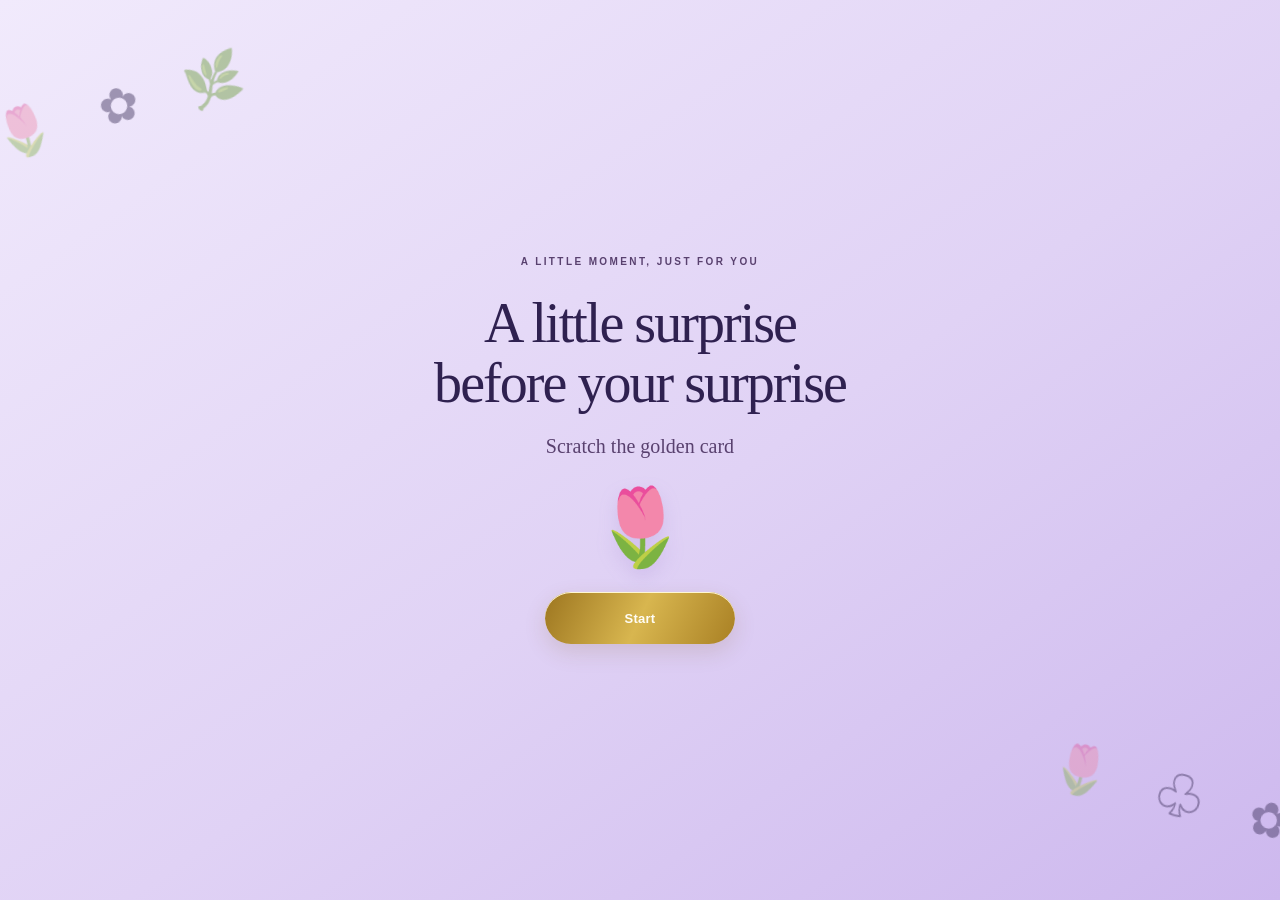
<file: index.html>
<!doctype html>
<html lang="en">
<head>
<meta charset="utf-8"><meta name="viewport" content="width=device-width, initial-scale=1, viewport-fit=cover">
<meta name="theme-color" content="#e0d2f5"><title>A little surprise</title><link rel="icon" href="birthday/images/hero-poster.svg" type="image/svg+xml">
<link rel="stylesheet" href="css/style.css?v=2">
</head>
<body>
<div class="decor decor-one" aria-hidden="true">🌷　✿　🌿</div><div class="decor decor-two" aria-hidden="true">🌷　♧　✿</div>
<main id="app" class="app">
<section id="intro" class="screen intro-screen">
  <div class="eyebrow">A LITTLE MOMENT, JUST FOR YOU</div>
  <h1>A little surprise<br>before your surprise</h1>
  <p class="lead">Scratch the golden card</p>
  <div class="intro-flower" aria-hidden="true">🌷</div>
  <button id="startBtn" class="primary">Start <span aria-hidden="true">✦</span></button>
</section>
<section id="scratchScreen" class="screen game-screen hidden" aria-label="Golden scratch card">
  <div class="topline"><span class="tiny-star">✦</span><span>YOUR LITTLE SECRET</span><span class="tiny-star">✦</span></div>
  <h2>Something lovely is waiting</h2>
  <p class="subhead">Gently scratch away the gold to reveal three clues.</p>
  <div class="scratch-wrap" id="scratchWrap">
    <div class="clues" id="clues">
      <article class="clue" data-clue="0"><span class="clue-number">01</span><p>Born in the month of October</p><span class="clue-flower">✿</span></article>
      <article class="clue" data-clue="1"><span class="clue-number">02</span><p>A day near the end of the month</p><span class="clue-flower">✧</span></article>
      <article class="clue" data-clue="2"><span class="clue-number">03</span><p>The year you were born ends with 04</p><span class="clue-flower">❀</span></article>
    </div>
    <canvas id="scratchCanvas" aria-label="Scratch the golden surface with your finger or mouse"></canvas>
    <div class="scratch-label" id="scratchLabel">SCRATCH HERE ✦</div>
  </div>
  <div class="scratch-meta"><span id="scratchStatus">A little scratch at a time</span><button id="revealBtn" class="text-button hidden">Reveal all</button></div>
  <p class="microcopy">Every little scratch brings you closer.</p>
</section>
<section id="lockScreen" class="screen lock-screen hidden">
  <div class="lock-symbol" id="lockSymbol" aria-hidden="true">♙</div>
  <div class="eyebrow">THE GOLDEN LOCK</div>
  <h2>One last little thing</h2><p class="subhead" id="promptText">Now type the day you were born</p>
  <div class="date-boxes" id="dateBoxes">
    <div class="date-field"><label for="dayInput">DD</label><input id="dayInput" inputmode="numeric" maxlength="2" placeholder="DD" autocomplete="off"></div>
    <span class="date-slash">/</span>
    <div class="date-field"><label for="monthInput">MM</label><input id="monthInput" inputmode="numeric" maxlength="2" placeholder="MM" autocomplete="off"></div>
    <span class="date-slash">/</span>
    <div class="date-field year-field"><label for="yearInput">YYYY</label><input id="yearInput" inputmode="numeric" maxlength="4" placeholder="YYYY" autocomplete="off"></div>
  </div>
  <p id="feedback" class="feedback" aria-live="polite">A date only you know ✨</p>
  <div class="keypad" id="keypad" aria-label="Number keypad">
    <button data-key="1">1</button><button data-key="2">2</button><button data-key="3">3</button>
    <button data-key="4">4</button><button data-key="5">5</button><button data-key="6">6</button>
    <button data-key="7">7</button><button data-key="8">8</button><button data-key="9">9</button>
    <button data-key="clear" class="key-alt">Clear</button><button data-key="0">0</button><button data-key="back" class="key-alt">⌫</button>
  </div>
  <button id="unlockBtn" class="primary unlock-button">Unlock the surprise <span>✦</span></button>
  <button id="skipBtn" class="text-button hidden">Skip for now</button>
</section>
<section id="birthdayScreen" class="screen birthday-screen hidden" aria-label="Ram's birthday surprise">
  <iframe id="birthdayFrame" title="Ram's birthday surprise"></iframe>
</section>
</main>
<div id="celebration" class="celebration hidden" aria-hidden="true"><div class="celebration-glow"></div><div class="celebration-lock">🔓</div><div class="celebration-message">Unlocked with love</div></div>
<script src="js/config.js"></script><script src="js/game.js?v=2"></script><script src="js/app.js"></script>
</body></html>
</file>
<file: css/style.css>
:root{--lav:#f1eafc;--lav2:#e0d2f5;--lav3:#cdb8ee;--blush:#fbe4f0;--plum:#2f2150;--plum2:#59416f;--gold:#b8902a;--gold2:#f7dc86;--pink:#e99ac4;--violet:#8d6ac4;--safe-top:env(safe-area-inset-top,0px);--safe-bottom:env(safe-area-inset-bottom,0px)}
*{box-sizing:border-box;-webkit-tap-highlight-color:transparent}html,body{margin:0;width:100%;min-height:100%;overscroll-behavior:none}body{min-height:100dvh;background:linear-gradient(145deg,var(--lav),var(--lav2) 55%,var(--lav3));color:var(--plum);font-family:Georgia,'Times New Roman',serif;overflow-x:hidden;user-select:none;-webkit-user-select:none;touch-action:pan-y}.app{position:relative;z-index:1;min-height:100dvh;padding:calc(20px + var(--safe-top)) 18px calc(22px + var(--safe-bottom));display:flex;align-items:center;justify-content:center}.screen{width:min(100%,520px);text-align:center;animation:arrive .55s ease both}.hidden{display:none!important}.decor{position:fixed;z-index:0;pointer-events:none;opacity:.42;filter:saturate(.9);font-size:clamp(24px,6vw,48px);line-height:1.8}.decor-one{left:-9px;top:7%;transform:rotate(-15deg)}.decor-two{right:-12px;bottom:7%;transform:rotate(15deg)}.eyebrow{font:600 10px/1.5 Arial,sans-serif;letter-spacing:.24em;color:var(--plum2)}h1,h2,p{margin-top:0}h1{font-size:clamp(2.15rem,9vw,3.5rem);font-weight:400;line-height:1.08;letter-spacing:-.035em;margin:18px 0}h2{font-size:clamp(1.6rem,6vw,2.1rem);font-weight:400;line-height:1.15;margin:13px 0 9px}.lead{font-size:clamp(1.05rem,4vw,1.25rem);line-height:1.5;color:var(--plum2);max-width:340px;margin:0 auto 22px}.intro-screen{padding:26px 8px}.intro-screen h1{margin-top:24px}.intro-flower{font-size:76px;margin:8px 0 20px;filter:drop-shadow(0 8px 9px #8d6ac42c)}button{font:600 14px Arial,sans-serif;cursor:pointer;border:0;min-height:46px;touch-action:manipulation}button:focus-visible,input:focus-visible{outline:3px solid #8d6ac4;outline-offset:3px}.primary{display:inline-flex;align-items:center;justify-content:center;gap:14px;min-width:190px;min-height:52px;padding:0 25px;border-radius:999px;background:linear-gradient(115deg,#9d7620,#d8b64f 50%,#a98024);color:#fffdf5;box-shadow:0 8px 22px #805e222a, inset 0 1px #fff7d2;font-size:13px;letter-spacing:.02em}.primary span{font-size:18px}.topline{display:flex;justify-content:center;align-items:center;gap:12px;font:600 9px Arial,sans-serif;letter-spacing:.25em;color:var(--plum2)}.tiny-star{color:var(--gold);font-size:14px}.subhead{font:14px/1.55 Arial,sans-serif;color:var(--plum2);margin:0 auto 20px;max-width:330px}.game-screen{padding:10px 0}.scratch-wrap{position:relative;width:100%;max-width:440px;margin:0 auto;border-radius:24px;overflow:hidden;box-shadow:0 16px 38px #53376c20;border:1px solid #ffffff9c;isolation:isolate}.clues{display:grid;grid-template-columns:repeat(3,minmax(0,1fr));min-height:240px;background:linear-gradient(135deg,#fbe4f0,#e2d2f7)}.clue{position:relative;display:flex;flex-direction:column;align-items:center;justify-content:center;padding:28px 9px 18px;border-right:1px solid #8d6ac433;opacity:.2;transition:opacity .5s,transform .5s;min-width:0}.clue:last-child{border-right:0}.clue.revealed{opacity:1;transform:translateY(0)}.clue-number{font:10px Arial,sans-serif;letter-spacing:.16em;color:var(--gold);margin-bottom:14px}.clue p{font-size:clamp(13px,3.4vw,16px);line-height:1.4;margin:0;color:var(--plum);overflow-wrap:anywhere}.clue-flower{color:var(--violet);font-size:22px;margin-top:15px}#scratchCanvas{position:absolute;inset:0;width:100%;height:100%;touch-action:none;cursor:crosshair;z-index:2}.scratch-label{position:absolute;z-index:3;pointer-events:none;left:50%;top:50%;transform:translate(-50%,-50%) rotate(-8deg);font:700 13px Arial,sans-serif;letter-spacing:.22em;color:#fff4c8;text-shadow:0 1px 3px #5f431a;mix-blend-mode:screen;white-space:nowrap}.scratch-meta{display:flex;align-items:center;justify-content:center;gap:14px;min-height:43px;margin:10px auto 0;font:12px Arial,sans-serif;color:var(--plum2)}.text-button{background:transparent;color:var(--plum2);text-decoration:underline;text-underline-offset:4px;padding:10px 12px;border-radius:12px}.microcopy{font-size:12px;color:#69547d;margin:3px 0}.lock-screen{padding:8px 0}.lock-symbol{font-size:38px;color:var(--gold);margin-bottom:6px;text-shadow:0 4px 14px #b8902a30}.date-boxes{display:flex;align-items:center;justify-content:center;gap:7px;margin:23px auto 10px}.date-field{display:flex;flex-direction:column;gap:7px}.date-field label{font:700 10px Arial,sans-serif;letter-spacing:.18em;color:var(--plum2)}.date-field input{width:68px;height:59px;border:1px solid #b99bcd;border-radius:13px;background:#fff9ffb8;text-align:center;font:600 22px Arial,sans-serif;color:var(--plum);outline-offset:2px;user-select:text;-webkit-user-select:text}.date-field.year-field input{width:94px}.date-field input::placeholder{color:#a28cb3;font-size:16px}.date-slash{font-size:24px;color:var(--gold);padding-top:17px}.feedback{min-height:22px;margin:8px 0 12px;font:12px/1.5 Arial,sans-serif;color:var(--plum2)}.keypad{width:min(100%,294px);display:grid;grid-template-columns:repeat(3,1fr);gap:8px;margin:0 auto 14px}.keypad button{border:1px solid #d6c4e5;background:#fff9ffb8;color:var(--plum);border-radius:12px;font:600 18px Arial,sans-serif;min-height:47px;box-shadow:0 3px 7px #53376c0b}.keypad button:active{transform:scale(.97);background:#f5e2f0}.keypad .key-alt{font-size:12px;color:var(--plum2)}.unlock-button{min-width:220px}.shake{animation:shake .35s ease}.date-field input.correct{border-color:var(--gold);box-shadow:0 0 0 2px #d9b34b66,0 0 18px #e9c96b80;background:#fff9e6}.welcome-screen{padding:16px 4px}.welcome-orbit{font-size:24px;color:var(--gold);letter-spacing:.4em;margin-bottom:20px}.welcome-screen h1{margin:20px 0}.welcome-screen h1 span{color:#986c21}.welcome-card{max-width:330px;margin:28px auto 28px;padding:25px 20px 22px;border:1px solid #fff;border-radius:24px;background:linear-gradient(135deg,#fbe4f0d9,#e2d2f7e8);box-shadow:0 15px 34px #65417e18}.welcome-flower{font-size:48px}.welcome-card p{font-size:16px;line-height:1.5;color:var(--plum2);margin:12px 0 20px}.gold-line{display:block;width:64px;height:2px;margin:auto;background:linear-gradient(90deg,transparent,var(--gold),transparent)}.placeholder-screen{padding:20px}.placeholder-screen h1{font-size:clamp(2rem,8vw,3rem)}.celebration{position:fixed;z-index:10;inset:0;display:flex;flex-direction:column;align-items:center;justify-content:center;background:radial-gradient(ellipse,#fff5d6 0%,#f1eafc 48%,#cdb8ee 100%);animation:lightIn .7s ease both;pointer-events:none}.celebration-glow{position:absolute;width:80vmin;height:80vmin;border-radius:50%;background:#f5d78355;filter:blur(35px);animation:pulse 1s ease-in-out infinite alternate}.celebration-lock{position:relative;font-size:76px;animation:unlock .9s ease both}.celebration-message{position:relative;margin-top:15px;font-size:clamp(20px,6vw,30px);color:var(--plum);animation:arrive .7s .25s both}.spark{position:fixed;z-index:11;pointer-events:none;font-size:14px;animation:burst 1.1s ease-out forwards;color:var(--gold)}@keyframes arrive{from{opacity:0;transform:translateY(10px)}to{opacity:1;transform:translateY(0)}}@keyframes shake{0%,100%{transform:translateX(0)}25%{transform:translateX(-5px)}75%{transform:translateX(5px)}}@keyframes lightIn{from{opacity:0}to{opacity:1}}@keyframes pulse{from{transform:scale(.85);opacity:.45}to{transform:scale(1.1);opacity:.9}}@keyframes unlock{0%{transform:scale(.7) rotate(-15deg)}60%{transform:scale(1.18) rotate(7deg)}100%{transform:scale(1) rotate(0)}}@keyframes burst{0%{opacity:1;transform:translate(0,0) scale(.6) rotate(0)}100%{opacity:0;transform:translate(var(--dx),var(--dy)) scale(1.2) rotate(170deg)}}@media(max-width:370px){.app{padding-left:12px;padding-right:12px}.clues{min-height:220px}.clue{padding-left:6px;padding-right:6px}.clue p{font-size:12px}.date-field input{width:59px;height:54px}.date-field.year-field input{width:82px}.keypad{gap:6px}.keypad button{min-height:44px}}@media(max-height:670px) and (orientation:portrait){.app{padding-top:calc(10px + var(--safe-top));padding-bottom:calc(10px + var(--safe-bottom))}.game-screen{padding:0}.clues{min-height:190px}.clue{padding-top:18px;padding-bottom:12px}.clue-number{margin-bottom:8px}.clue-flower{margin-top:8px}.lock-screen{transform:scale(.94);transform-origin:center}.welcome-card{margin:16px auto;padding:16px}.intro-flower{font-size:56px;margin:0 0 12px}}@media(orientation:landscape) and (max-height:500px){.app{padding-top:8px;padding-bottom:8px}.screen{max-width:760px}.game-screen{max-width:690px}.scratch-wrap{max-width:590px}.clues{min-height:155px}.clue{padding:12px 15px}.clue-number{margin-bottom:6px}.clue-flower{margin-top:5px}.subhead{margin-bottom:10px}.lock-screen{max-width:540px}.keypad{display:none}.date-boxes{margin:12px auto 6px}.feedback{margin:4px}.welcome-card{margin:12px auto;padding:12px}.intro-flower{font-size:42px;margin:0}.intro-screen h1{margin:10px 0}.welcome-screen h1{margin:10px 0}}@media(prefers-reduced-motion:reduce){*,*::before,*::after{animation-duration:.01ms!important;animation-iteration-count:1!important;scroll-behavior:auto!important;transition-duration:.01ms!important}}

.scratch-spark{position:absolute;z-index:4;pointer-events:none;font-size:12px;line-height:1;animation:scratchTwinkle .62s ease-out forwards;text-shadow:0 0 7px currentColor}@keyframes scratchTwinkle{0%{opacity:0;transform:translate(0,0) scale(.4)}20%{opacity:1}100%{opacity:0;transform:translate(var(--sx),var(--sy)) scale(1.25)}}
.birthday-screen{position:fixed;inset:0;z-index:20;width:100%;height:100%;max-width:none;padding:0;background:#f1eafc}
.birthday-screen iframe{display:block;width:100%;height:100%;border:0;background:#f1eafc}
.birthday-screen.hidden{display:none!important}
body.birthday-open{overflow:hidden}
.birthday-screen{width:100vw;height:100dvh;animation:birthday-enter .7s ease both}
.birthday-screen iframe{height:100dvh}
@keyframes birthday-enter{from{opacity:0}to{opacity:1}}
@media(orientation:landscape) and (max-height:500px){.app{padding:2px 12px}.keypad{display:grid;grid-template-columns:repeat(6,minmax(38px,1fr));width:min(100%,420px);gap:5px;margin:0 auto 4px}.keypad button{min-height:44px}.lock-screen{padding:0;transform:none}.lock-symbol{display:none}.lock-screen h2{font-size:1.4rem;margin:4px 0 2px}.lock-screen .subhead{font-size:12px;line-height:1.2;margin:0 auto 3px}.date-boxes{margin:5px auto 2px}.date-field{gap:3px}.date-field input{height:46px}.date-slash{font-size:20px;padding-top:12px}.feedback{min-height:17px;margin:2px 0}.unlock-button{min-height:44px}}
</file>
